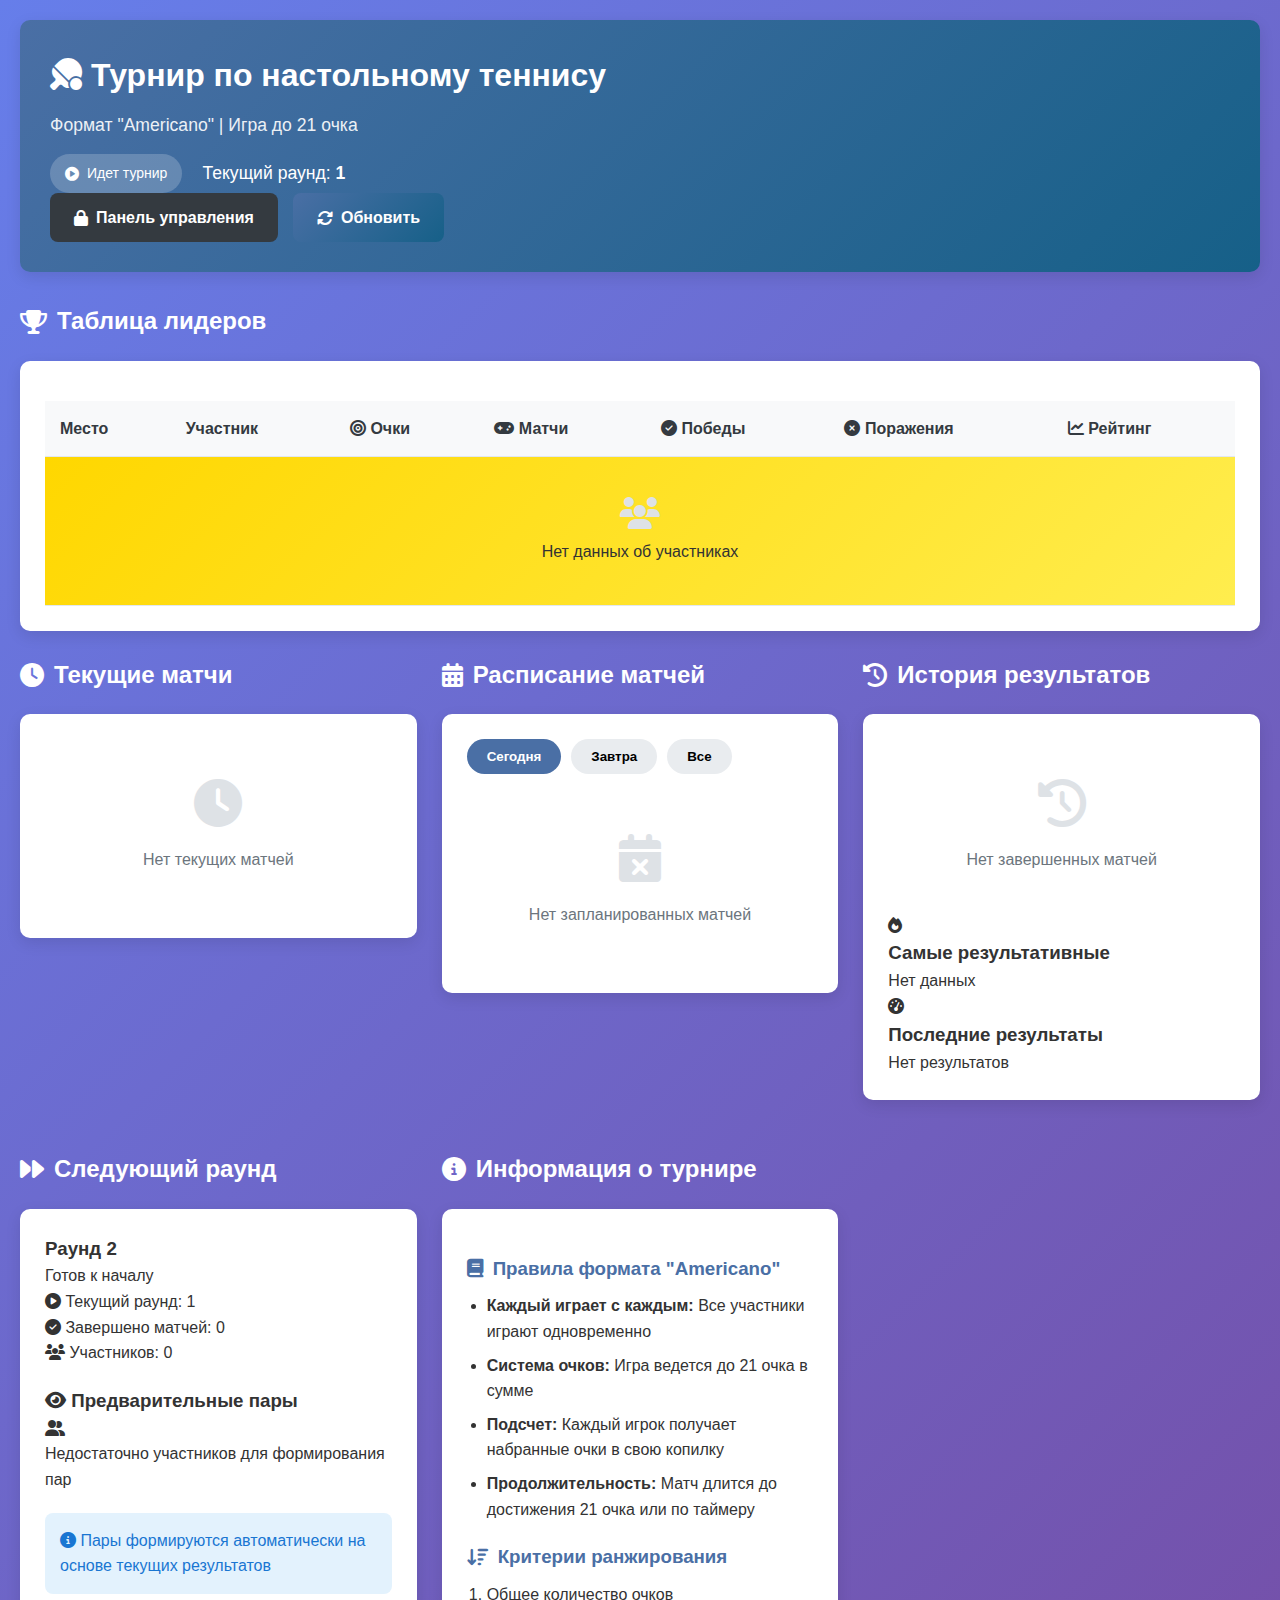
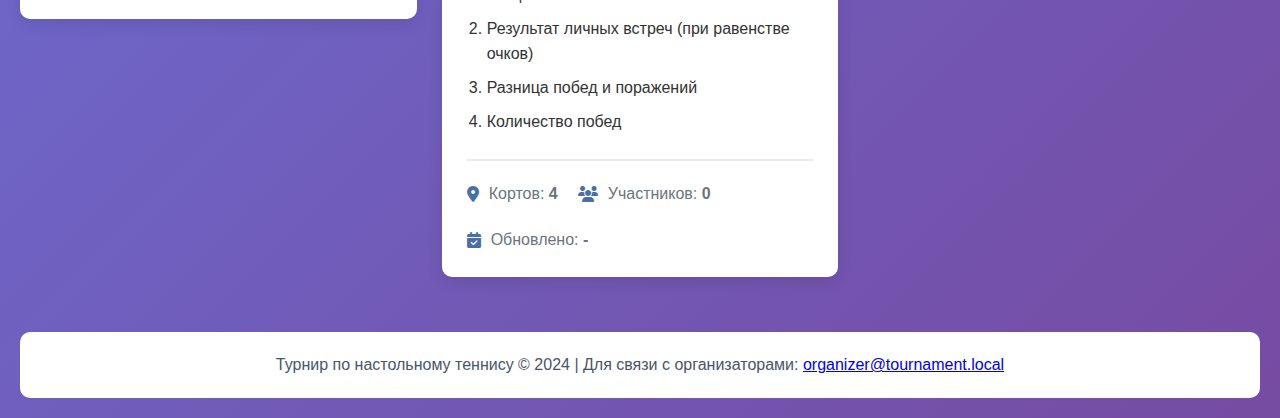
<file: participants.html>
<!DOCTYPE html>
<html lang="ru">
<head>
    <meta charset="UTF-8">
    <meta name="viewport" content="width=device-width, initial-scale=1.0">
    <title>Турнир по настольному теннису - Результаты</title>
    <link rel="stylesheet" href="css/style.css">
    <link rel="stylesheet" href="https://cdnjs.cloudflare.com/ajax/libs/font-awesome/6.4.0/css/all.min.css">
</head>
<body>
    <div class="container public">
        <!-- Хедер для участников -->
        <header class="public-header">
            <div class="header-content">
                <h1><i class="fas fa-table-tennis"></i> <span id="tournamentTitle">Турнир по настольному теннису</span></h1>
                <p class="tournament-subtitle">Формат "Americano" | Игра до 21 очка</p>
                <div class="tournament-status">
                    <span class="status-badge active"><i class="fas fa-play-circle"></i> Идет турнир</span>
                    <span class="current-round">Текущий раунд: <strong id="currentRound">1</strong></span>
                </div>
            </div>
            <div class="header-links">
                <a href="index.html" class="btn btn-admin">
                    <i class="fas fa-lock"></i> Панель управления
                </a>
                <button id="refreshData" class="btn btn-primary">
                    <i class="fas fa-sync-alt"></i> Обновить
                </button>
            </div>
        </header>

        <!-- Основной контент -->
        <main class="public-main">
            <!-- Таблица лидеров -->
            <section class="leaderboard-section">
                <h2><i class="fas fa-trophy"></i> Таблица лидеров</h2>
                <div class="card">
                    <div class="table-responsive">
                        <table class="leaderboard-table">
                            <thead>
                                <tr>
                                    <th>Место</th>
                                    <th>Участник</th>
                                    <th><i class="fas fa-bullseye"></i> Очки</th>
                                    <th><i class="fas fa-gamepad"></i> Матчи</th>
                                    <th><i class="fas fa-check-circle"></i> Победы</th>
                                    <th><i class="fas fa-times-circle"></i> Поражения</th>
                                    <th><i class="fas fa-chart-line"></i> Рейтинг</th>
                                </tr>
                            </thead>
                            <tbody id="publicLeaderboard">
                                <!-- Данные будут загружены через JS -->
                            </tbody>
                        </table>
                    </div>
                </div>
            </section>

            <div class="public-grid">
                <!-- Текущие матчи -->
                <section class="matches-section">
                    <h2><i class="fas fa-clock"></i> Текущие матчи</h2>
                    <div class="card">
                        <div id="currentMatches" class="matches-container">
                            <!-- Матчи будут загружены через JS -->
                        </div>
                        <div class="no-data" id="noCurrentMatches">
                            <i class="fas fa-clock"></i>
                            <p>Нет текущих матчей</p>
                        </div>
                    </div>
                </section>

                <!-- Расписание матчей -->
                <section class="schedule-section">
                    <h2><i class="fas fa-calendar-alt"></i> Расписание матчей</h2>
                    <div class="card">
                        <div class="schedule-filters">
                            <button class="filter-btn active" data-filter="today">Сегодня</button>
                            <button class="filter-btn" data-filter="tomorrow">Завтра</button>
                            <button class="filter-btn" data-filter="all">Все</button>
                        </div>
                        <div id="matchSchedule" class="schedule-container">
                            <!-- Расписание будет загружено через JS -->
                        </div>
                    </div>
                </section>

                <!-- История результатов -->
                <section class="history-section">
                    <h2><i class="fas fa-history"></i> История результатов</h2>
                    <div class="card">
                        <div id="matchHistory" class="history-container">
                            <!-- История будет загружена через JS -->
                        </div>
                        <div class="history-stats">
                            <div class="stat-card">
                                <i class="fas fa-fire"></i>
                                <h3>Самые результативные</h3>
                                <div id="topScorers"></div>
                            </div>
                            <div class="stat-card">
                                <i class="fas fa-tachometer-alt"></i>
                                <h3>Последние результаты</h3>
                                <div id="latestResults"></div>
                            </div>
                        </div>
                    </div>
                </section>

                <!-- Следующий раунд -->
                <section class="next-round-section">
                    <h2><i class="fas fa-forward"></i> Следующий раунд</h2>
                    <div class="card">
                        <div id="nextRoundInfo" class="next-round-info">
                            <!-- Информация о следующем раунде -->
                        </div>
                        <div class="round-preview">
                            <h3><i class="fas fa-eye"></i> Предварительные пары</h3>
                            <div id="nextRoundPairs" class="pairs-container">
                                <!-- Пары следующего раунда -->
                            </div>
                        </div>
                        <div class="round-notice">
                            <p><i class="fas fa-info-circle"></i> Пары формируются автоматически на основе текущих результатов</p>
                        </div>
                    </div>
                </section>

                <!-- Информация о турнире -->
                <section class="info-section">
                    <h2><i class="fas fa-info-circle"></i> Информация о турнире</h2>
                    <div class="card">
                        <div class="tournament-rules">
                            <h3><i class="fas fa-book"></i> Правила формата "Americano"</h3>
                            <ul>
                                <li><strong>Каждый играет с каждым:</strong> Все участники играют одновременно</li>
                                <li><strong>Система очков:</strong> Игра ведется до 21 очка в сумме</li>
                                <li><strong>Подсчет:</strong> Каждый игрок получает набранные очки в свою копилку</li>
                                <li><strong>Продолжительность:</strong> Матч длится до достижения 21 очка или по таймеру</li>
                            </ul>
                            
                            <h3><i class="fas fa-sort-amount-down"></i> Критерии ранжирования</h3>
                            <ol>
                                <li>Общее количество очков</li>
                                <li>Результат личных встреч (при равенстве очков)</li>
                                <li>Разница побед и поражений</li>
                                <li>Количество побед</li>
                            </ol>
                        </div>
                        
                        <div class="tournament-meta">
                            <div class="meta-item">
                                <i class="fas fa-map-marker-alt"></i>
                                <span>Кортов: <strong id="courtsCount">4</strong></span>
                            </div>
                            <div class="meta-item">
                                <i class="fas fa-users"></i>
                                <span>Участников: <strong id="playersCount">0</strong></span>
                            </div>
                            <div class="meta-item">
                                <i class="fas fa-calendar-check"></i>
                                <span>Обновлено: <strong id="publicLastUpdated">-</strong></span>
                            </div>
                        </div>
                    </div>
                </section>
            </div>
        </main>

        <!-- Футер -->
        <footer class="public-footer">
            <p>Турнир по настольному теннису &copy; 2024 | Для связи с организаторами: 
               <a href="mailto:organizer@tournament.local">organizer@tournament.local</a></p>
        </footer>
    </div>

    <script src="js/public.js"></script>
</body>
</html>
</file>
<file: css/style.css>
/* Основные стили */
:root {
    --primary-color: #4a6fa5;
    --secondary-color: #166088;
    --success-color: #28a745;
    --warning-color: #ffc107;
    --danger-color: #dc3545;
    --light-color: #f8f9fa;
    --dark-color: #343a40;
    --border-radius: 10px;
    --box-shadow: 0 5px 15px rgba(0, 0, 0, 0.1);
    --transition: all 0.3s ease;
}

* {
    margin: 0;
    padding: 0;
    box-sizing: border-box;
}

body {
    font-family: 'Segoe UI', Tahoma, Geneva, Verdana, sans-serif;
    background: linear-gradient(135deg, #667eea 0%, #764ba2 100%);
    color: #333;
    line-height: 1.6;
    min-height: 100vh;
}

.container {
    max-width: 1400px;
    margin: 0 auto;
    padding: 20px;
}

/* Карточки */
.card {
    background: white;
    border-radius: var(--border-radius);
    box-shadow: var(--box-shadow);
    padding: 25px;
    margin-bottom: 25px;
    transition: var(--transition);
}

.card:hover {
    transform: translateY(-5px);
    box-shadow: 0 10px 25px rgba(0, 0, 0, 0.15);
}

.wide-card {
    grid-column: 1 / -1;
}

/* Кнопки */
.btn {
    padding: 12px 24px;
    border: none;
    border-radius: 8px;
    cursor: pointer;
    font-weight: 600;
    transition: var(--transition);
    display: inline-flex;
    align-items: center;
    gap: 8px;
    font-size: 16px;
    text-decoration: none;
}

.btn-primary {
    background: linear-gradient(135deg, var(--primary-color), var(--secondary-color));
    color: white;
}

.btn-primary:hover {
    transform: translateY(-2px);
    box-shadow: 0 5px 15px rgba(74, 111, 165, 0.4);
}

.btn-success {
    background: linear-gradient(135deg, var(--success-color), #218838);
    color: white;
}

.btn-secondary {
    background: #e2e8f0;
    color: #4a5568;
}

.btn-public {
    background: linear-gradient(135deg, #48bb78, #38a169);
    color: white;
}

.btn-admin {
    background: var(--dark-color);
    color: white;
}

/* Хедеры */
.admin-header {
    background: white;
    border-radius: var(--border-radius);
    padding: 25px;
    margin-bottom: 30px;
    display: flex;
    justify-content: space-between;
    align-items: center;
    box-shadow: var(--box-shadow);
    flex-wrap: wrap;
    gap: 20px;
}

.header-main {
    flex: 1;
}

.header-main h1 {
    color: var(--primary-color);
    margin-bottom: 10px;
    font-size: 1.8rem;
}

.tournament-title {
    font-size: 1.5rem;
    font-weight: bold;
    border: 2px solid #e2e8f0;
    border-radius: 8px;
    padding: 8px 15px;
    width: 100%;
    max-width: 400px;
}

.tournament-type {
    display: block;
    color: #666;
    margin-top: 5px;
}

.header-actions {
    display: flex;
    gap: 15px;
    flex-wrap: wrap;
}

/* Вкладки */
.tabs {
    display: flex;
    background: white;
    border-radius: var(--border-radius);
    overflow: hidden;
    margin-bottom: 25px;
    box-shadow: var(--box-shadow);
}

.tab-btn {
    flex: 1;
    padding: 20px;
    border: none;
    background: white;
    cursor: pointer;
    font-weight: 600;
    font-size: 16px;
    transition: var(--transition);
    display: flex;
    align-items: center;
    justify-content: center;
    gap: 10px;
}

.tab-btn:hover {
    background: #f8f9fa;
}

.tab-btn.active {
    background: var(--primary-color);
    color: white;
}

/* Содержимое вкладок */
.tab-pane {
    display: none;
    animation: fadeIn 0.5s ease;
}

.tab-pane.active {
    display: block;
}

@keyframes fadeIn {
    from { opacity: 0; transform: translateY(20px); }
    to { opacity: 1; transform: translateY(0); }
}

.pane-header {
    display: flex;
    justify-content: space-between;
    align-items: center;
    margin-bottom: 25px;
    flex-wrap: wrap;
    gap: 20px;
}

.pane-header h2 {
    color: var(--primary-color);
    font-size: 1.5rem;
}

/* Сетки */
.players-grid,
.settings-grid,
.stats-grid,
.public-grid {
    display: grid;
    grid-template-columns: repeat(auto-fit, minmax(300px, 1fr));
    gap: 25px;
}

.matches-grid,
.schedule-grid {
    display: grid;
    grid-template-columns: repeat(auto-fit, minmax(350px, 1fr));
    gap: 25px;
}

/* Формы */
.player-form,
.settings-form,
.match-form {
    display: flex;
    flex-direction: column;
    gap: 20px;
}

.form-grid {
    display: grid;
    grid-template-columns: repeat(auto-fit, minmax(200px, 1fr));
    gap: 15px;
}

.form-group {
    display: flex;
    flex-direction: column;
    gap: 8px;
}

.form-group label {
    font-weight: 600;
    color: #4a5568;
    display: flex;
    align-items: center;
    gap: 8px;
}

.form-group input,
.form-group select {
    padding: 12px;
    border: 2px solid #e2e8f0;
    border-radius: 8px;
    font-size: 16px;
    transition: var(--transition);
}

.form-group input:focus,
.form-group select:focus {
    outline: none;
    border-color: var(--primary-color);
    box-shadow: 0 0 0 3px rgba(74, 111, 165, 0.1);
}

.form-actions {
    display: flex;
    gap: 15px;
    margin-top: 20px;
}

/* Списки */
.players-list {
    display: flex;
    flex-direction: column;
    gap: 15px;
    max-height: 500px;
    overflow-y: auto;
}

.player-item {
    display: flex;
    justify-content: space-between;
    align-items: center;
    padding: 15px;
    background: #f8f9fa;
    border-radius: 8px;
    border-left: 4px solid var(--primary-color);
    transition: var(--transition);
}

.player-item:hover {
    background: #e9ecef;
    transform: translateX(5px);
}

.player-info h4 {
    color: var(--dark-color);
    margin-bottom: 5px;
}

.player-meta {
    display: flex;
    gap: 15px;
    font-size: 14px;
    color: #6c757d;
    flex-wrap: wrap;
}

.player-actions {
    display: flex;
    gap: 8px;
}

.matches-list {
    display: flex;
    flex-direction: column;
    gap: 20px;
}

.match-item {
    background: white;
    border-radius: 10px;
    padding: 20px;
    border: 2px solid #e2e8f0;
    transition: var(--transition);
}

.match-item:hover {
    border-color: var(--primary-color);
}

.match-header {
    display: flex;
    justify-content: space-between;
    align-items: center;
    margin-bottom: 15px;
}

.match-round {
    background: var(--primary-color);
    color: white;
    padding: 5px 15px;
    border-radius: 20px;
    font-size: 14px;
}

.match-status {
    padding: 5px 15px;
    border-radius: 20px;
    font-size: 14px;
    font-weight: 600;
}

.status-scheduled {
    background: #ffeaa7;
    color: #e17055;
}

.status-live {
    background: #74b9ff;
    color: white;
    animation: pulse 2s infinite;
}

.status-completed {
    background: #55efc4;
    color: #00b894;
}

@keyframes pulse {
    0% { opacity: 1; }
    50% { opacity: 0.7; }
    100% { opacity: 1; }
}

.match-content {
    display: flex;
    justify-content: space-between;
    align-items: center;
    gap: 20px;
    flex-wrap: wrap;
}

.match-player {
    flex: 1;
    text-align: center;
}

.player-name {
    font-weight: 600;
    margin-bottom: 5px;
}

.player-organization {
    font-size: 14px;
    color: #6c757d;
}

.match-score {
    font-size: 2rem;
    font-weight: bold;
    color: var(--primary-color);
    min-width: 100px;
    text-align: center;
}

.match-actions {
    display: flex;
    gap: 10px;
    justify-content: center;
    margin-top: 15px;
}

/* Таблицы */
.table-responsive {
    overflow-x: auto;
}

.stats-table,
.leaderboard-table {
    width: 100%;
    border-collapse: collapse;
    margin-top: 15px;
}

.stats-table th,
.stats-table td,
.leaderboard-table th,
.leaderboard-table td {
    padding: 15px;
    text-align: left;
    border-bottom: 1px solid #e2e8f0;
}

.stats-table th,
.leaderboard-table th {
    background: #f8f9fa;
    font-weight: 600;
    color: var(--dark-color);
    position: sticky;
    top: 0;
}

.stats-table tr:hover,
.leaderboard-table tr:hover {
    background: #f8f9fa;
}

.leaderboard-table tr:nth-child(1) {
    background: linear-gradient(135deg, #ffd700, #ffed4e);
}

.leaderboard-table tr:nth-child(2) {
    background: linear-gradient(135deg, #c0c0c0, #e0e0e0);
}

.leaderboard-table tr:nth-child(3) {
    background: linear-gradient(135deg, #cd7f32, #e89c5e);
}

/* Графики */
.chart-container {
    position: relative;
    height: 300px;
    width: 100%;
}

/* Модальные окна */
.modal {
    display: none;
    position: fixed;
    top: 0;
    left: 0;
    width: 100%;
    height: 100%;
    background: rgba(0, 0, 0, 0.5);
    z-index: 1000;
    align-items: center;
    justify-content: center;
    animation: fadeIn 0.3s ease;
}

.modal-content {
    background: white;
    padding: 30px;
    border-radius: var(--border-radius);
    max-width: 500px;
    width: 90%;
    max-height: 90vh;
    overflow-y: auto;
    box-shadow: 0 20px 40px rgba(0, 0, 0, 0.2);
    animation: slideUp 0.3s ease;
}

@keyframes slideUp {
    from { transform: translateY(50px); opacity: 0; }
    to { transform: translateY(0); opacity: 1; }
}

.score-input {
    display: flex;
    justify-content: center;
    align-items: center;
    gap: 30px;
    margin: 30px 0;
    flex-wrap: wrap;
}

.player-score {
    text-align: center;
    flex: 1;
}

.player-score h4 {
    margin-bottom: 15px;
    color: var(--dark-color);
}

.player-score input {
    width: 100px;
    padding: 15px;
    font-size: 24px;
    text-align: center;
    border: 3px solid #e2e8f0;
    border-radius: 10px;
    transition: var(--transition);
}

.player-score input:focus {
    border-color: var(--primary-color);
    box-shadow: 0 0 0 3px rgba(74, 111, 165, 0.2);
}

.vs {
    font-size: 2rem;
    font-weight: bold;
    color: var(--primary-color);
}

.total-score {
    text-align: center;
    margin: 20px 0;
    padding: 15px;
    background: #f8f9fa;
    border-radius: 8px;
}

.total-score p {
    font-size: 1.2rem;
    font-weight: 600;
}

.modal-actions {
    display: flex;
    gap: 15px;
    justify-content: center;
    margin-top: 25px;
}

/* Страница для участников */
.public-header {
    background: linear-gradient(135deg, var(--primary-color), var(--secondary-color));
    color: white;
    border-radius: var(--border-radius);
    padding: 30px;
    margin-bottom: 30px;
    box-shadow: var(--box-shadow);
}

.header-content h1 {
    font-size: 2rem;
    margin-bottom: 10px;
}

.tournament-subtitle {
    font-size: 1.1rem;
    opacity: 0.9;
    margin-bottom: 15px;
}

.tournament-status {
    display: flex;
    gap: 20px;
    align-items: center;
    flex-wrap: wrap;
}

.status-badge {
    background: rgba(255, 255, 255, 0.2);
    padding: 8px 15px;
    border-radius: 20px;
    font-size: 14px;
    display: inline-flex;
    align-items: center;
    gap: 8px;
}

.current-round {
    font-size: 1.1rem;
}

.header-links {
    display: flex;
    gap: 15px;
    flex-wrap: wrap;
}

/* Секции для участников */
.public-main {
    margin-bottom: 30px;
}

.leaderboard-section h2,
.matches-section h2,
.schedule-section h2,
.history-section h2,
.next-round-section h2,
.info-section h2 {
    color: white;
    margin-bottom: 20px;
    font-size: 1.5rem;
    display: flex;
    align-items: center;
    gap: 10px;
}

.schedule-filters {
    display: flex;
    gap: 10px;
    margin-bottom: 20px;
}

.filter-btn {
    padding: 10px 20px;
    background: #e9ecef;
    border: none;
    border-radius: 20px;
    cursor: pointer;
    font-weight: 600;
    transition: var(--transition);
}

.filter-btn:hover {
    background: #dee2e6;
}

.filter-btn.active {
    background: var(--primary-color);
    color: white;
}

/* Контейнеры для матчей и расписания */
.matches-container,
.schedule-container,
.history-container {
    display: flex;
    flex-direction: column;
    gap: 15px;
}

.match-card {
    background: #f8f9fa;
    border-radius: 8px;
    padding: 15px;
    border-left: 4px solid var(--primary-color);
}

.match-card.live {
    border-left-color: var(--warning-color);
    animation: pulse-border 2s infinite;
}

@keyframes pulse-border {
    0% { border-left-color: var(--warning-color); }
    50% { border-left-color: #ffd700; }
    100% { border-left-color: var(--warning-color); }
}

.match-card.completed {
    border-left-color: var(--success-color);
}

.match-time {
    font-size: 14px;
    color: #6c757d;
    margin-bottom: 10px;
    display: flex;
    align-items: center;
    gap: 8px;
}

.match-players {
    display: flex;
    justify-content: space-between;
    align-items: center;
    margin: 10px 0;
}

.player-with-score {
    display: flex;
    align-items: center;
    gap: 10px;
}

.score-badge {
    background: var(--primary-color);
    color: white;
    padding: 5px 10px;
    border-radius: 15px;
    font-weight: bold;
}

/* Следующий раунд */
.next-round-info {
    margin-bottom: 20px;
}

.pairs-container {
    display: grid;
    grid-template-columns: repeat(auto-fit, minmax(250px, 1fr));
    gap: 15px;
}

.pair-card {
    background: #f8f9fa;
    border-radius: 8px;
    padding: 15px;
    text-align: center;
    border: 2px dashed #dee2e6;
}

.round-notice {
    margin-top: 20px;
    padding: 15px;
    background: #e3f2fd;
    border-radius: 8px;
    color: #1976d2;
}

/* Информация о турнире */
.tournament-rules {
    margin-bottom: 25px;
}

.tournament-rules h3 {
    color: var(--primary-color);
    margin: 20px 0 10px 0;
    display: flex;
    align-items: center;
    gap: 10px;
}

.tournament-rules ul,
.tournament-rules ol {
    margin-left: 20px;
    margin-bottom: 15px;
}

.tournament-rules li {
    margin-bottom: 8px;
}

.tournament-meta {
    display: flex;
    gap: 20px;
    flex-wrap: wrap;
    padding-top: 20px;
    border-top: 2px solid #e9ecef;
}

.meta-item {
    display: flex;
    align-items: center;
    gap: 10px;
    color: #6c757d;
}

.meta-item i {
    color: var(--primary-color);
}

/* Футеры */
.admin-footer,
.public-footer {
    text-align: center;
    padding: 20px;
    color: white;
    margin-top: 30px;
    background: rgba(0, 0, 0, 0.2);
    border-radius: var(--border-radius);
}

.public-footer {
    color: #4a5568;
    background: white;
}

/* Сообщения об отсутствии данных */
.no-data {
    text-align: center;
    padding: 40px 20px;
    color: #6c757d;
}

.no-data i {
    font-size: 3rem;
    margin-bottom: 20px;
    color: #dee2e6;
}

/* Адаптивность */
@media (max-width: 768px) {
    .container {
        padding: 10px;
    }
    
    .tabs {
        flex-direction: column;
    }
    
    .tab-btn {
        padding: 15px;
    }
    
    .players-grid,
    .settings-grid,
    .stats-grid,
    .public-grid,
    .matches-grid,
    .schedule-grid {
        grid-template-columns: 1fr;
    }
    
    .admin-header,
    .public-header {
        flex-direction: column;
        text-align: center;
    }
    
    .header-actions,
    .header-links {
        justify-content: center;
    }
    
    .pane-header {
        flex-direction: column;
        text-align: center;
    }
    
    .match-content {
        flex-direction: column;
        text-align: center;
    }
    
    .score-input {
        flex-direction: column;
    }
    
    .vs {
        transform: rotate(90deg);
    }
}
</file>
